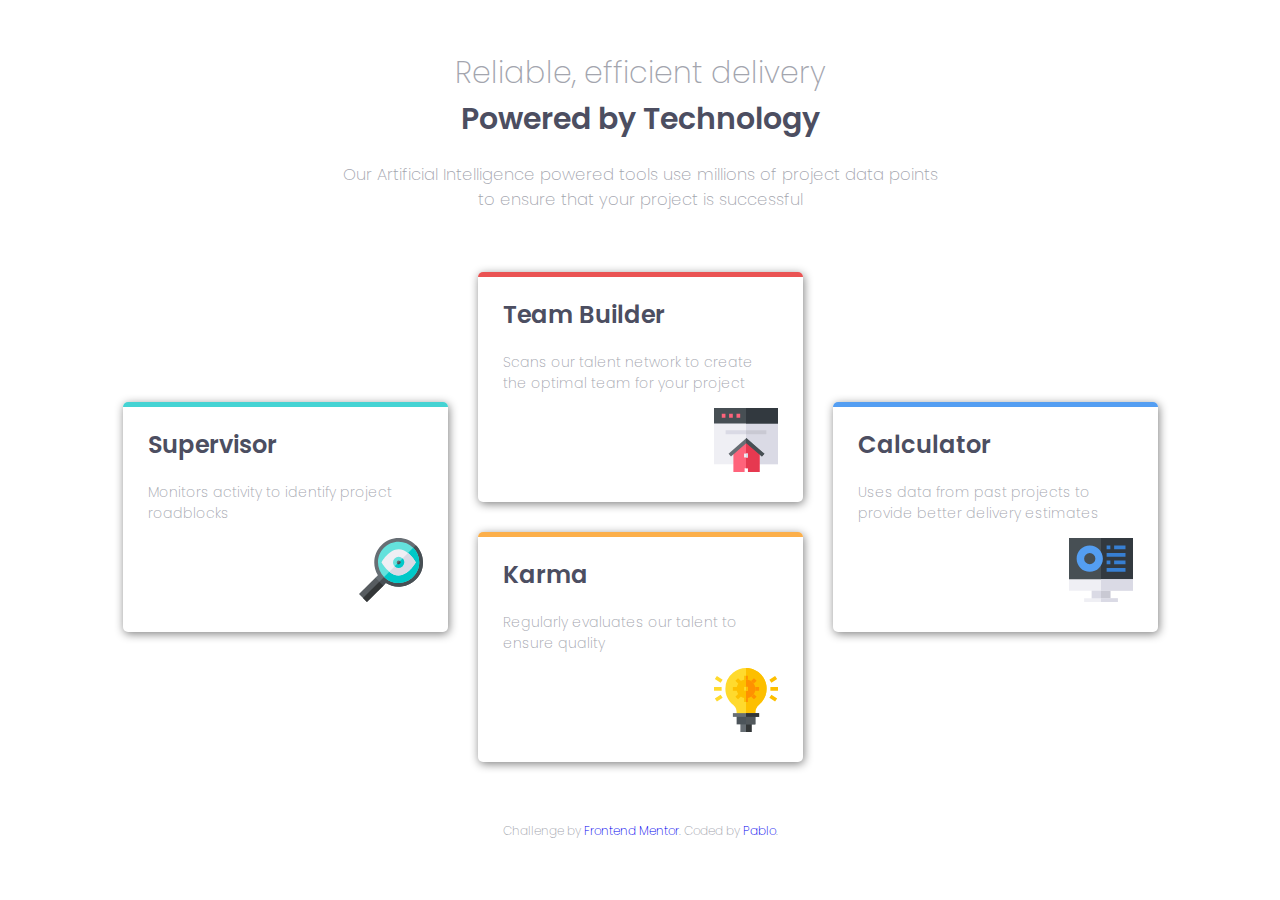
<file: four-card-feature/index.html>
<!DOCTYPE html>
<html lang="en">

<head>
  <meta charset="UTF-8">
  <meta name="viewport" content="width=device-width, initial-scale=1.0"> <!-- displays site properly based on user's device -->

  <link rel="icon" type="image/png" sizes="32x32" href="./images/favicon-32x32.png">
  <link href="https://fonts.googleapis.com/css?family=Poppins&display=swap" rel="stylesheet">
  <link rel="stylesheet" href="css/style.css">

  <title>Frontend Mentor | Four card feature section</title>

  <!-- Feel free to remove these styles or customise in your own stylesheet 👍 -->
  <!--original styles .attribution { font-size: 11px; text-align: center; }
    .attribution a { color: hsl(228, 45%, 44%); }-->


</head>

<body>
  <!--header-->
  <header>
    <div class="main-title">
    <h1>Reliable, efficient delivery<br />
      <span class="title-bold">Powered by Technology</span></h1>
    </div>
    <div class="sub-title">
    <h3>Our Artificial Intelligence powered tools use millions of project data
      points to ensure that your project is successful</h3>
    </div>
  </header>

  <!--main container-->

    <div class="container">
      <!--first box-->
      <div class="super box">
        <h2>Supervisor</h2>

        <p>
          Monitors activity to identify project roadblocks
        </p>
        <img class="icons" src="images/icon-supervisor.svg" alt="icon-super">
      </div>
      <!--second box-->
      <div class="builder box">
        <h2>Team Builder</h2>
        <p>
          Scans our talent network to create the optimal team for your project
        </p>
        <img  class="icons" src="images/icon-team-builder.svg" alt="icon-builder">
      </div>
      <!--third box-->
      <div class="karma box">
        <h2>Karma</h2>
        <p>
          Regularly evaluates our talent to ensure quality
        </p>
        <img class="icons" src="images/icon-karma.svg" alt="icon-karma">
      </div>
      <!--fourth box-->
      <div class="cal box">
        <h2>Calculator</h2>
        <p>
          Uses data from past projects to provide better delivery estimates
        </p>
        <img class="icons" src="images/icon-calculator.svg" alt="icon-cal">
      </div>
    </div>


  <!--footer-->
  <footer>
    <p class="attribution">
      Challenge by <a href="https://www.frontendmentor.io?ref=challenge" target="_blank">Frontend Mentor</a>.
      Coded by <a href="#">Pablo</a>.
    </p>
  </footer>
</body>

</html>
</file>
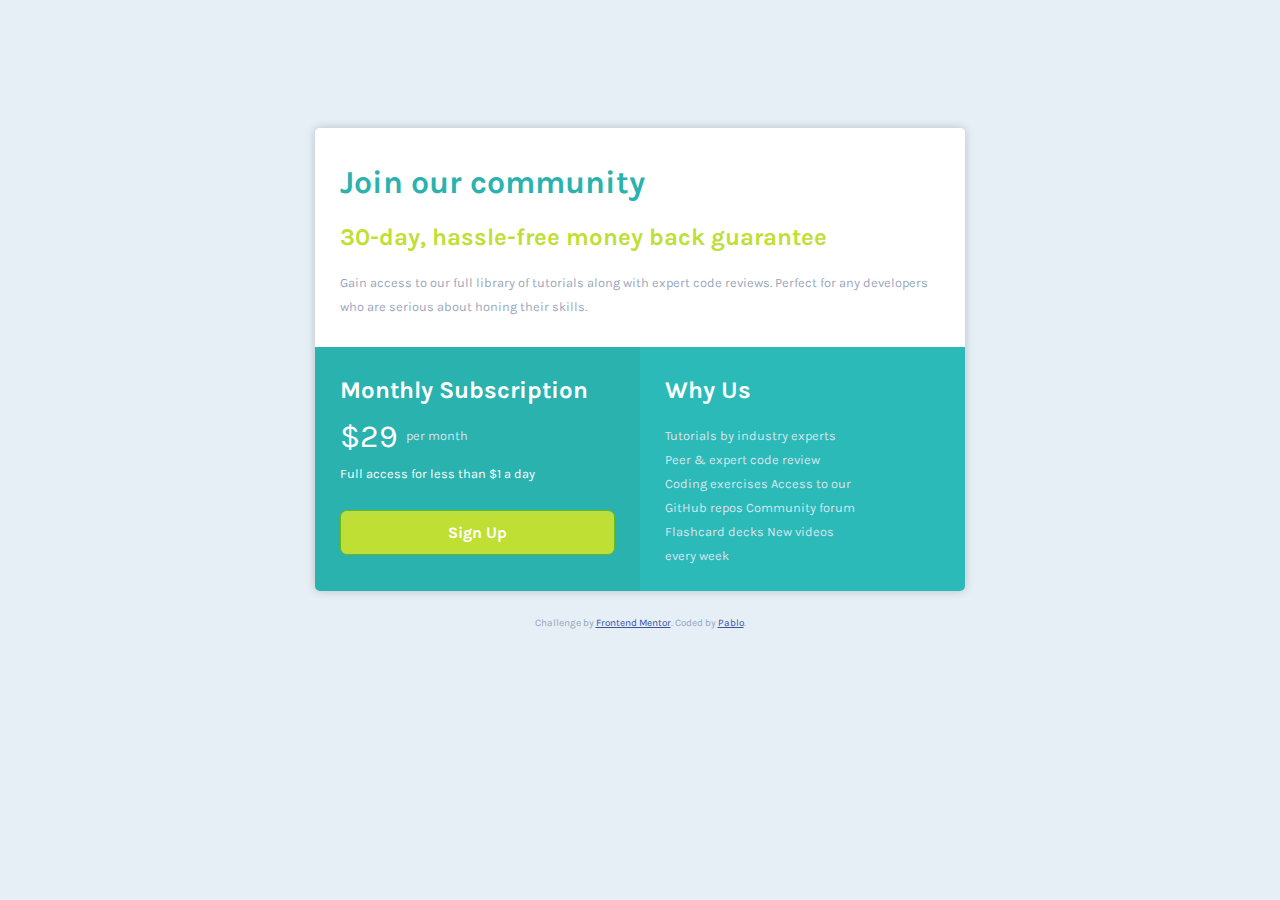
<file: Single-price-grid-component/index.html>
<!DOCTYPE html>
<html lang="en">

<head>
  <meta charset="UTF-8">
  <meta name="viewport" content="width=device-width, initial-scale=1.0"> <!-- displays site properly based on user's device -->
  <!--Favicon-->
  <link rel="icon" type="image/png" sizes="32x32" href="./images/favicon-32x32.png">

  <title>Frontend Mentor | Single Price Grid Component</title>
  <!--External style sheet-->
  <link rel="stylesheet" href="css/style.css">
  <!--Fonts-->
  <link href="https://fonts.googleapis.com/css?family=Karla&display=swap" rel="stylesheet">
  <!-- Feel free to remove these styles or customise in your own stylesheet 👍 -->
</head>

<body>
  <!--Starts main container-->
  <div class="container">

    <!--First section of container-->
    <div class="heading">

      <h1>Join our community</h>
        <h2 class="subtitle">30-day, hassle-free money back guarantee</h2>
        <p class="intropara">Gain access to our full library of tutorials along with expert code reviews.
          Perfect for any developers who are serious about honing their skills.</p>
    </div>

    <!--Second section of container-->
    <div class="midsec">
      <h2>Monthly Subscription</h2>
      <p>
        <span class="price">&dollar;29</span>
        <span class="grayfont permonth">per month</span>
      </p>
      <p>
        Full access for less than &dollar;1 a day <br /><br />
        <button class="btn" type="button" name="button">Sign Up</button>
      </p>
    </div>

    <!--Last section of container-->
    <div class="lastsec">
      <h2>Why Us</h2>

      <p class="grayfont">
        Tutorials by industry experts
        Peer &amp; expert code review
        Coding exercises
        Access to our GitHub repos
        Community forum
        Flashcard decks
        New videos every week
      </p>
    </div>
  </div>
  <!--Main container ends-->

  <!--Footer-->
  <footer>
    <p class="attribution">
      Challenge by <a href="https://www.frontendmentor.io?ref=challenge" target="_blank">Frontend Mentor</a>.
      Coded by <a href="#">Pablo</a>.
    </p>
  </footer>
</body>

</html>
</file>
<file: four-card-feature/css/style.css>
/* mobile-first workflow @ 375px */
body {
  text-align: center;
  font-family: 'Poppins', sans-serif;
  padding: 30px 25px;
  margin: 0;
}

h1, h3, p {
  color: hsl(229, 6%, 66%);
  font-weight: 200;
}

h2 {
    text-align: left;
}

p {
  font-size: 0.875rem;
  text-align: left;
}

a {
  text-decoration: none;
}

.main-title {
  font-size: 0.76rem;
}

.sub-title {
  font-size: 0.83rem;
}

.title-bold , h2 {
  font-weight: 600;
  color: hsl(234, 12%, 34%);
}

/* Main container that contains all four boxes */
.container {
  display: grid;
  grid-template-columns: 325px;
  justify-content: center;
  margin: 60px 50px;
  grid-column-gap: 30px;
  grid-row-gap: 30px;
}

/* Boxes dimentions with styles */
.box {
  height: 225px;
  border-radius: 5px;
  box-shadow: 1px 2px 10px gray;
  padding: 0 25px;
}

/* Top border colors for all four boxes */
.super {
  border-top: 5px solid hsl(180, 62%, 55%);
}

.builder {
  border-top: 5px solid hsl(0, 78%, 62%);
}

.karma {
  border-top: 5px solid hsl(34, 97%, 64%);
}

.cal {
  border-top: 5px solid hsl(212, 86%, 64%);
}

.icons {
  float: right;
}

/* Footer */
.attribution {
  font-size: 0.75rem;
  text-align: center;
}

/* As screen size increases the following css will apply at 768px for iPad */
@media (min-width: 768px) {
  .container {
    grid-template-columns: repeat(2, 325px);
  }

  .main-title {
    font-size: 0.9375rem;
  }

  .sub-title {
    font-size: 0.875rem;
    padding: 0 10%;
  }
}

/* As screen size increases the following css will apply at 1140px for desktops */
@media (min-width: 1140px) {
  .container {
    grid-template-columns: repeat(3, 325px);
  }

  .sub-title {
    padding: 0 25%;
  }

  .super {
    grid-column: 1/2;
    grid-row: 1/3;
    align-self: center;
  }

  .cal {
    grid-column: 3;
    grid-row: 1/3;
    align-self: center;
  }
}
/* As screen size increases the following css will apply at 1440px for desktops */
@media (min-width:1440px) {
  .sub-title {
    padding: 0 30%;
  }
}
</file>
<file: Single-price-grid-component/css/style.css>
/*Mobile-first*/
body {
  font-size: 0.625rem;
  font-family: 'Karla', sans-serif;
  background-color: hsl(204, 43%, 93%);
  color: #fff;
  margin: 0;
  padding: 0;
}

h1, h2 {
  font-weight: 700;
}

p {
  font-size: 0.80rem;
  line-height: 1.5rem;
}

.container {
  display: grid;
  box-shadow: 0 0 10px rgba(0, 0, 0, 0.2);
  margin: 45px 25px 15px;
  border-radius: 5px;
  overflow: hidden;
}

/*Starts style for first section of container*/
.heading {
  background-color: #ffff;
  color: hsl(179, 62%, 43%);
  padding: 15px 25px;
}

.subtitle {
  color: hsl(71, 73%, 54%);
}

.intropara {
  color: hsl(218, 22%, 67%);
  font-weight: 400;
}

.grayfont {
  color: hsl(204, 40%, 89%);
}

/*Style for middle section of container*/
.midsec {
  background-color: hsl(179, 62%, 43%);
  padding: 10px 25px;
}

.price {
  font-size: 2rem;
  margin-right: 5px;
  vertical-align: middle;
}

/*Button style*/
.btn {
  box-shadow: inset 0px 1px 5px 0px #a4e271;
  background-color: hsl(71, 73%, 54%);
  border-radius: 7px;
  border: 1px solid #74b807;
  cursor: pointer;
  color: #ffffff;
  font-family: 'Karla', sans-serif;
  font-size: 1rem;
  font-weight: 700;
  padding: 12px 90px;
  width: 100%;
}

/*Style for last section of container*/
.lastsec {
  background-color: hsl(179, 62%, 45%);
  padding: 10px 105px 10px 25px;
}

/*Footer*/
.attribution {
  font-size: 0.625rem;
  color: hsl(218, 22%, 67%);
  text-align: center;
}

.attribution a {
  color: hsl(228, 45%, 44%);
}

/*Changes page layout for ipad and desktop screens*/
@media (min-width:768px) {
  body {
    font-size: 1rem;
  }

  .container {
    grid-template-columns: 325px 325px;
    width: 650px;
    margin: 10% auto 20px;
  }

  /*Arranges order and layout of each section in container*/
  .heading {
    grid-column: 1/3;
  }

  .midsec {
    grid-column: 1;
  }

  .lastsec {
    grid-column: 2;
  }
}
</file>
